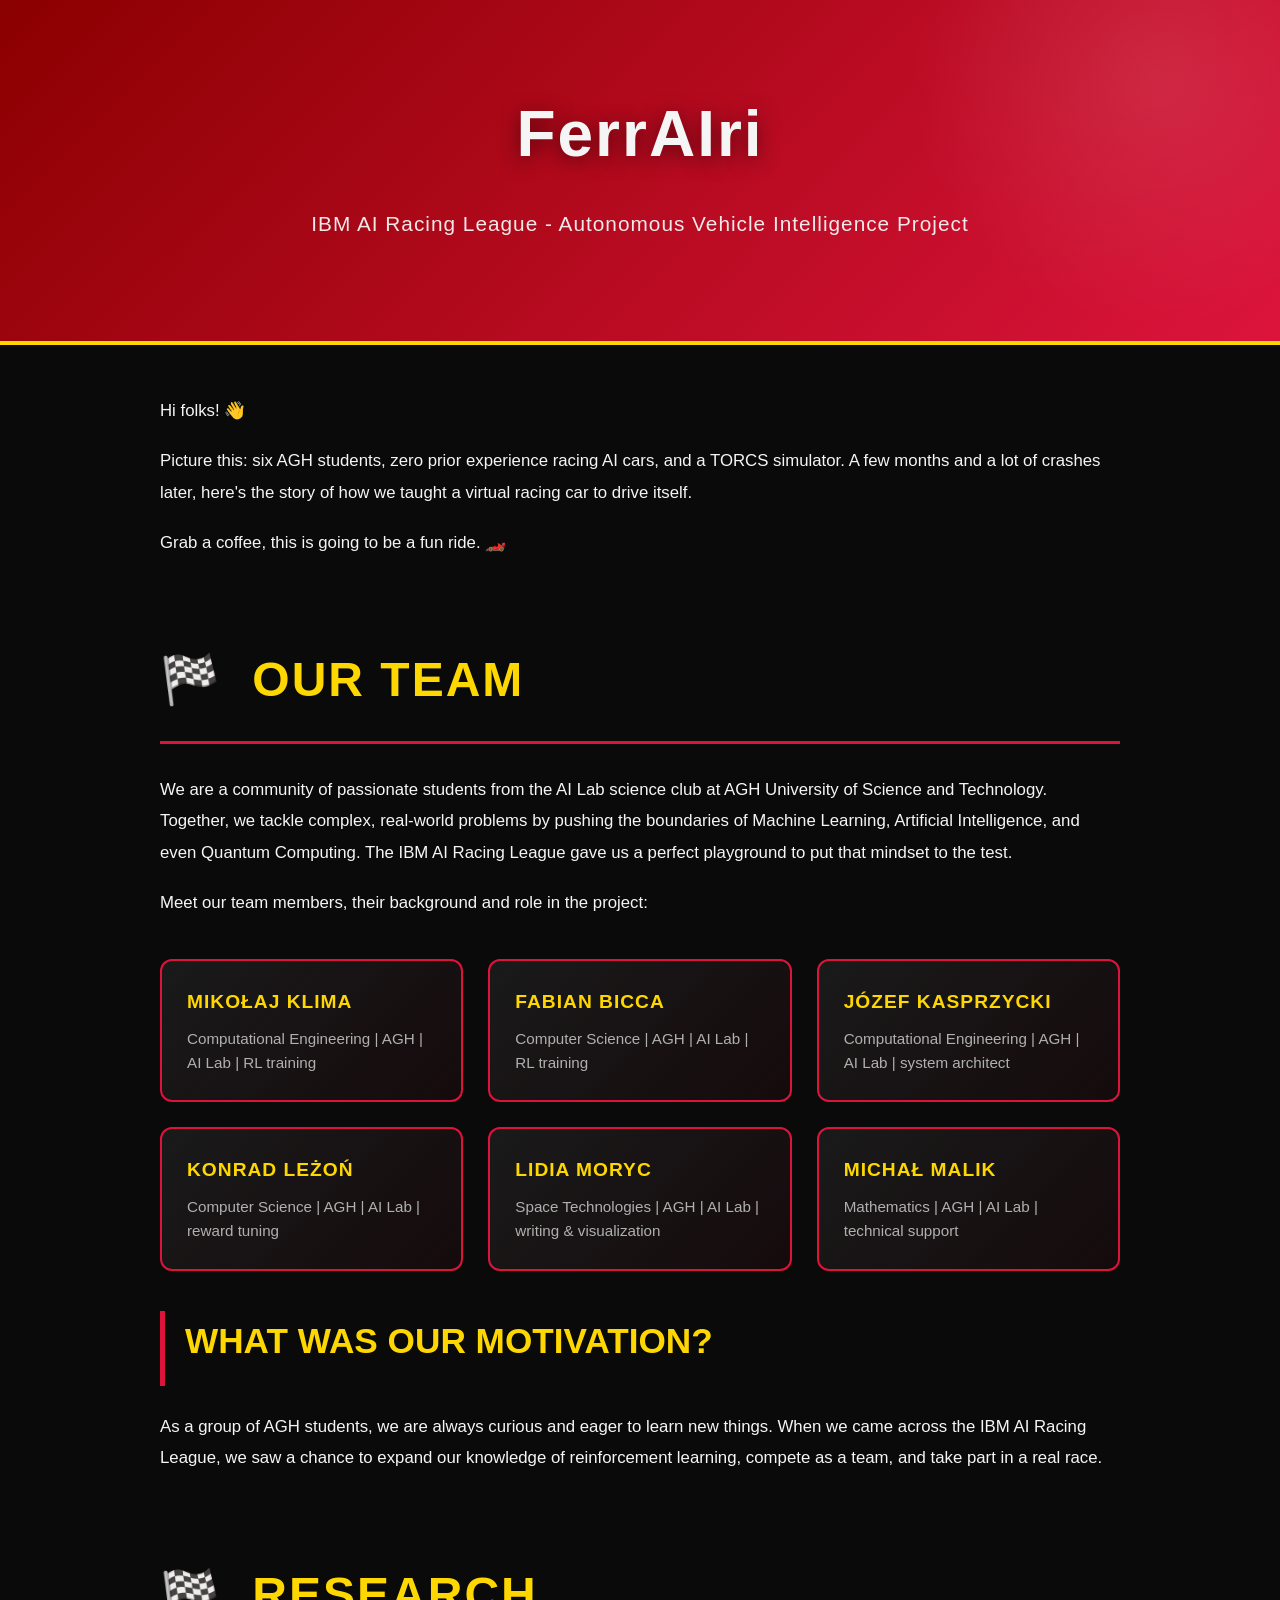
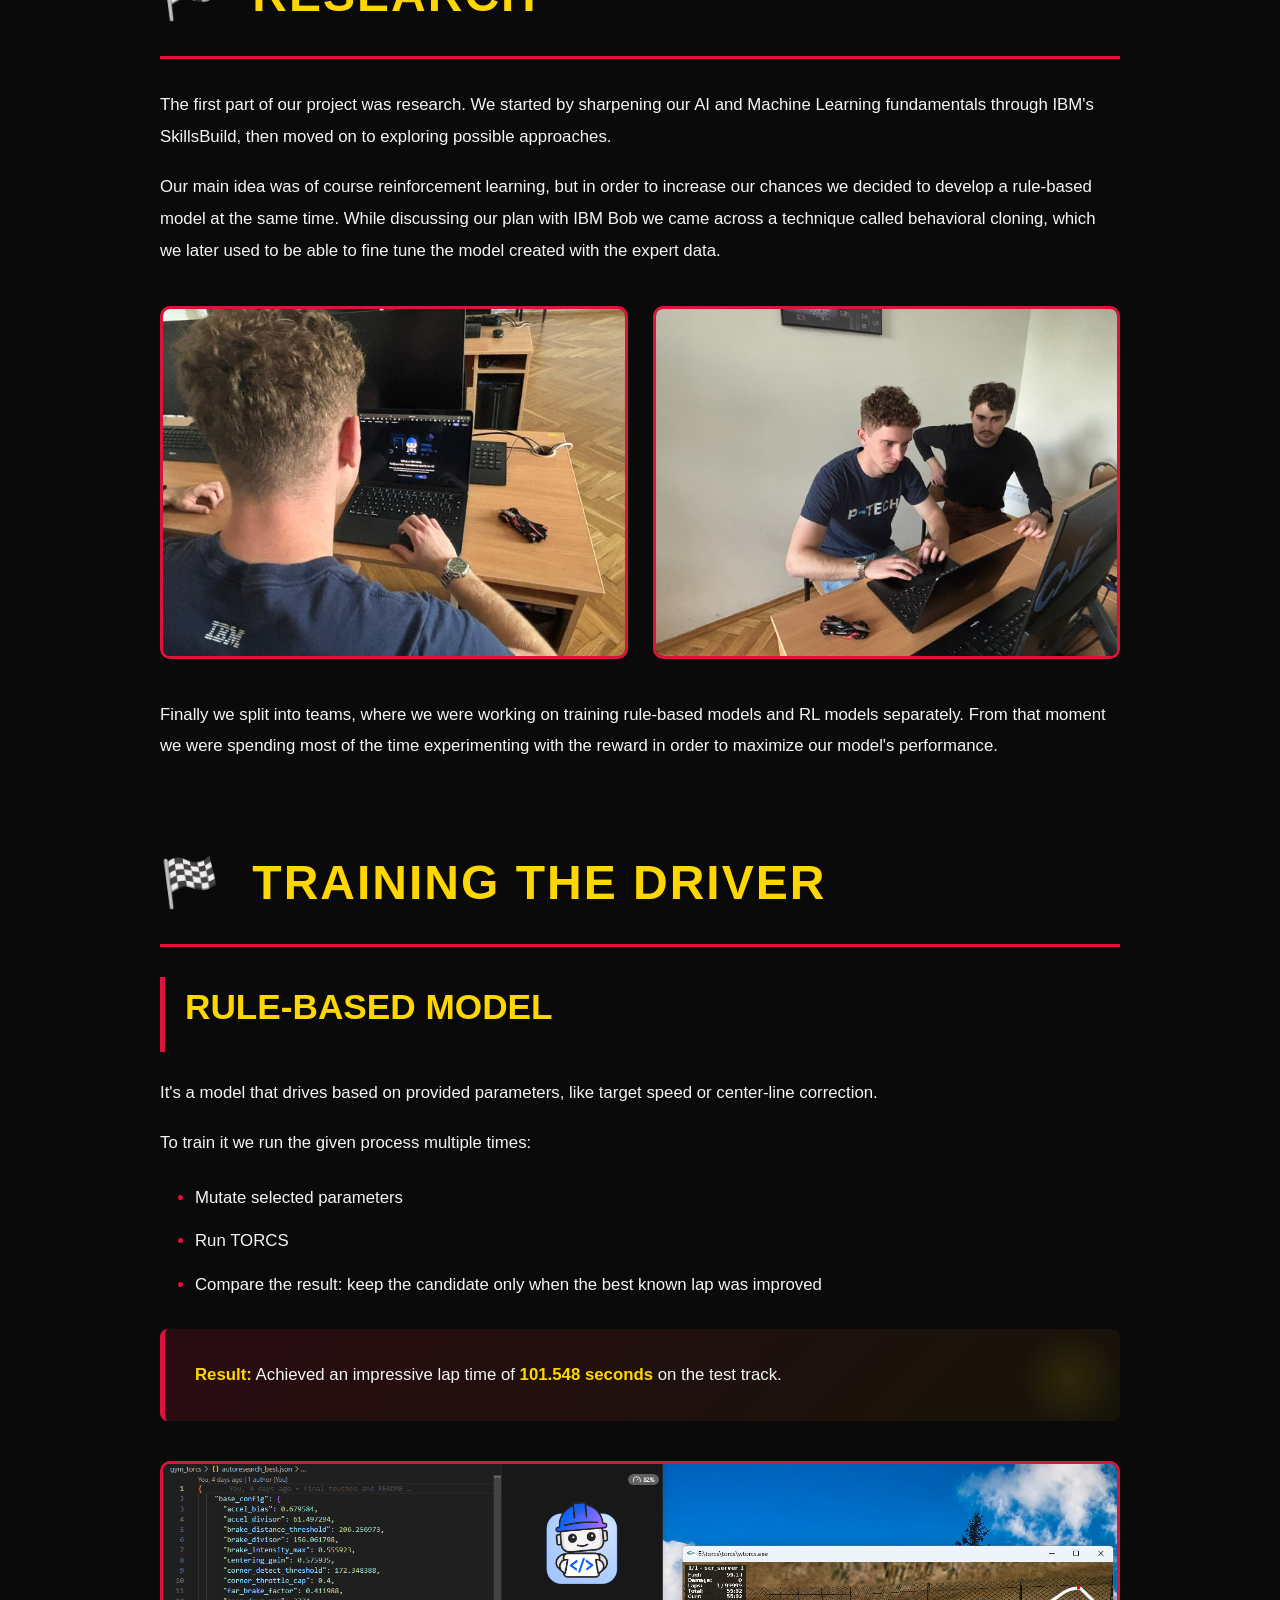
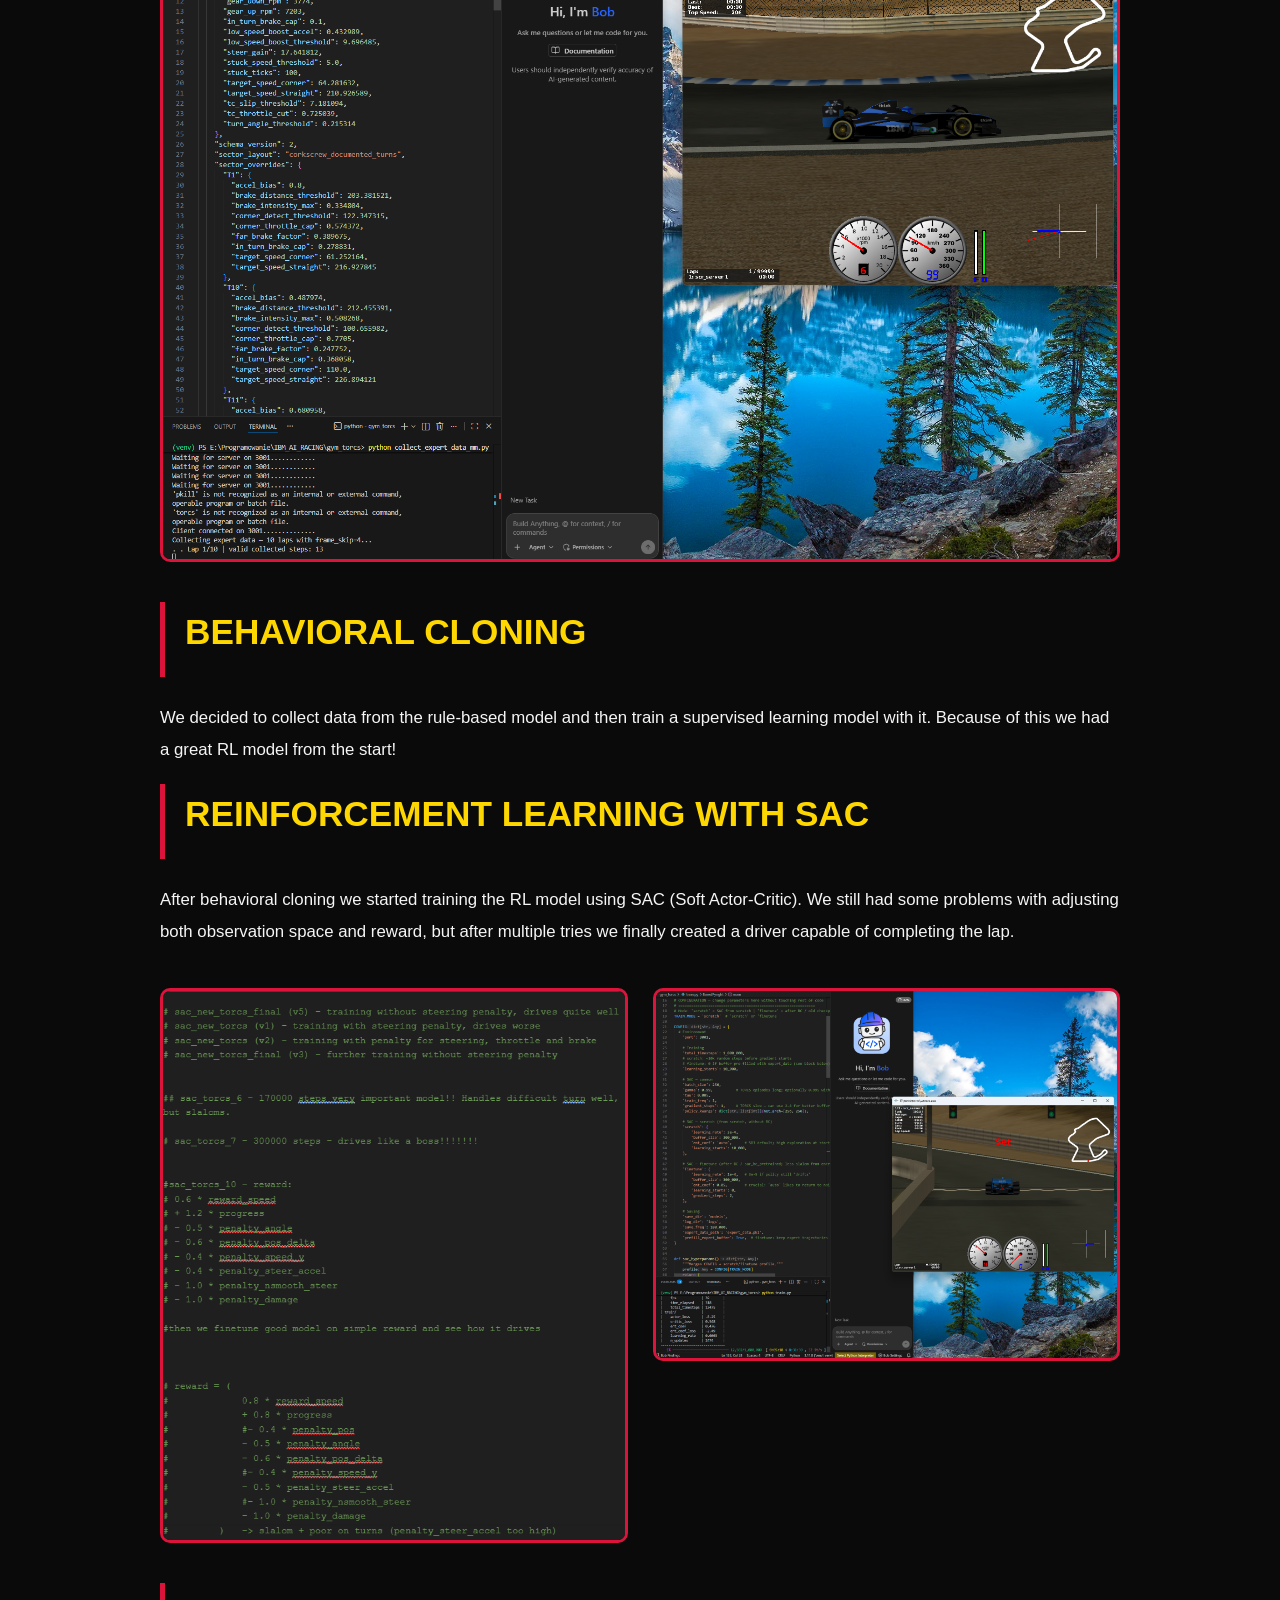
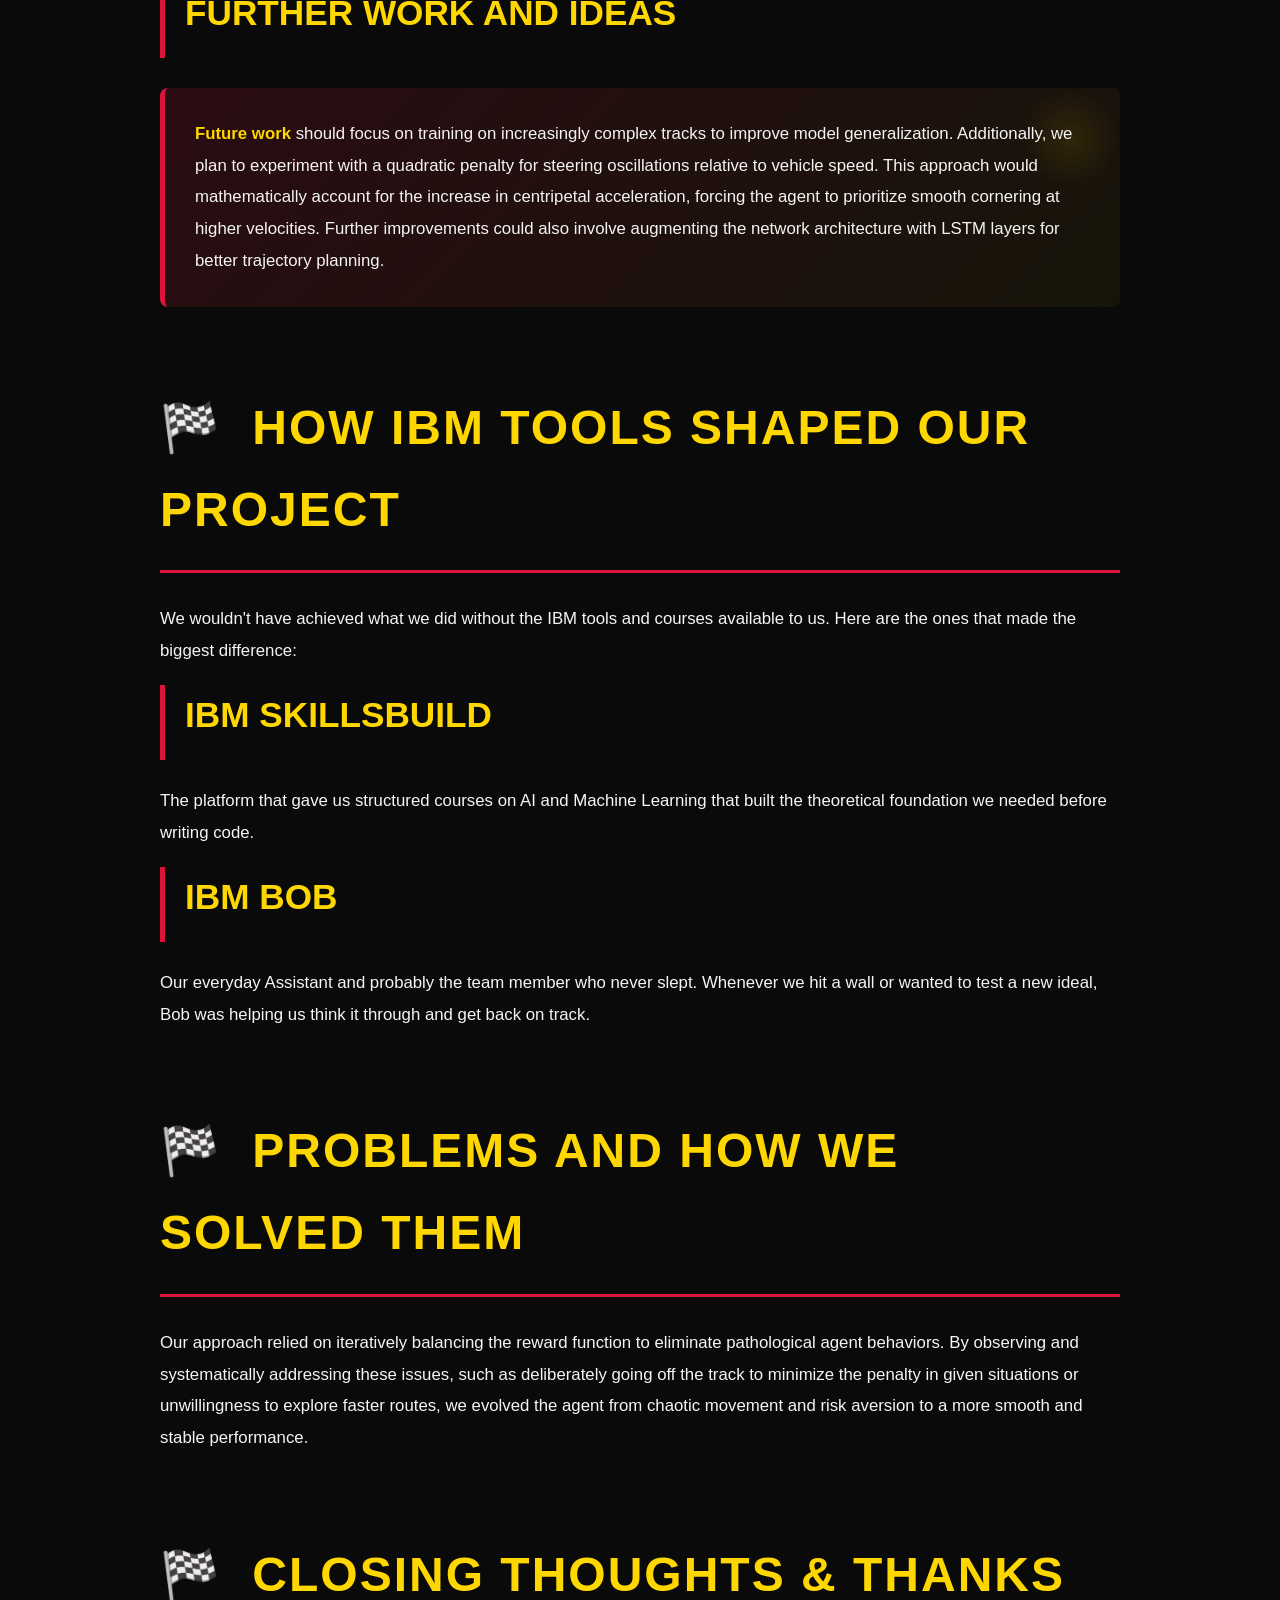
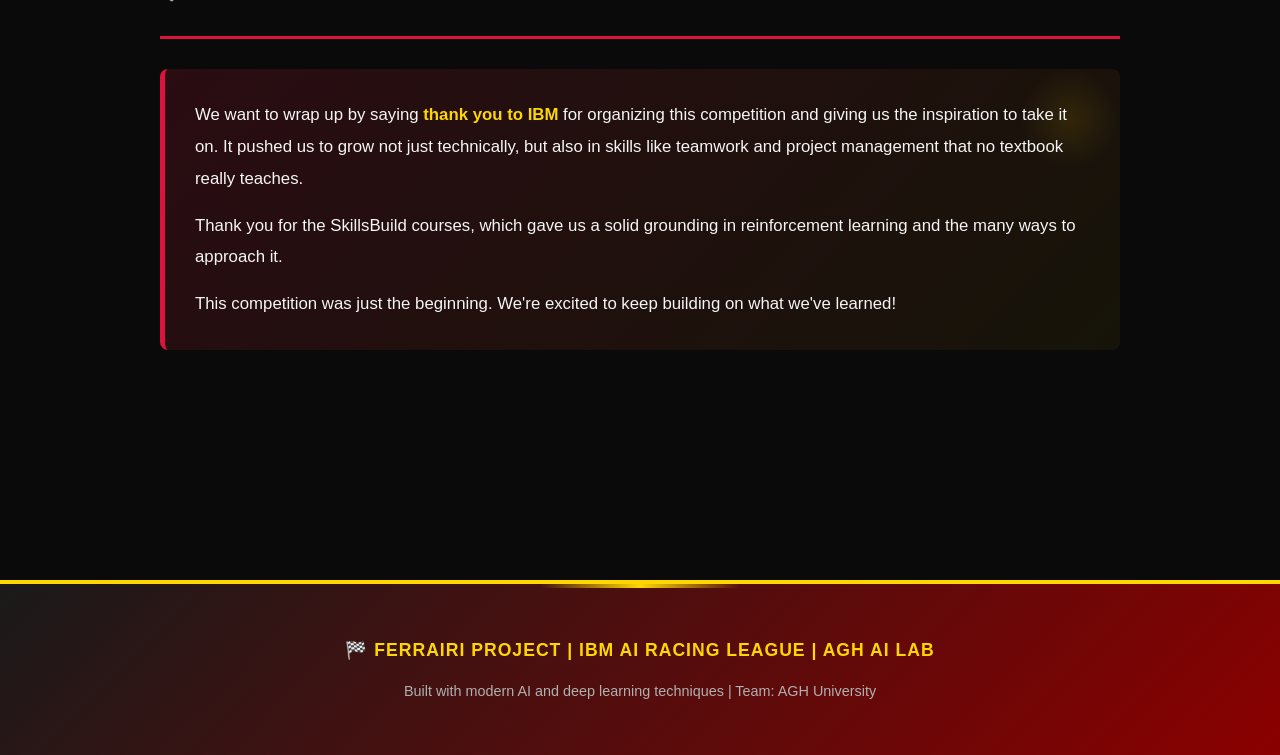
<file: docs/index.html>
<!DOCTYPE html>
<html lang="en">

<head>
    <meta charset="UTF-8">
    <meta name="viewport" content="width=device-width, initial-scale=1.0">
    <title>FerrAIri - IBM AI Racing League Project</title>
    <link rel="stylesheet" href="styles.css">
</head>

<body>
    <header>
        <h1>FerrAIri</h1>
        <p>IBM AI Racing League - Autonomous Vehicle Intelligence Project</p>
    </header>

    <div class="container">
        <!-- Intro Section -->
        <section>
            <p>Hi folks! 👋</p>
            <p>Picture this: six AGH students, zero prior experience racing AI cars, and a TORCS simulator. A few months and a lot of crashes later, here's the story of how we taught a virtual racing car to drive itself.</p>
            <p>Grab a coffee, this is going to be a fun ride. 🏎️</p>
        </section>

        <!-- Team Section -->
        <section>
            <h1>Our Team</h1>
            <p>We are a community of passionate students from the AI Lab science club at AGH University of Science and Technology. Together, we tackle complex, real-world problems by pushing the boundaries of Machine Learning, Artificial Intelligence, and even Quantum Computing. The IBM AI Racing League gave us a perfect playground to put that mindset to the test.</p>
            <p>Meet our team members, their background and role in the project:</p>

            <div class="team-grid">
                <div class="team-member">
                    <strong>Mikołaj Klima</strong>
                    <div class="field">Computational Engineering | AGH | AI Lab | RL training</div>
                </div>
                <div class="team-member">
                    <strong>Fabian Bicca</strong>
                    <div class="field">Computer Science | AGH | AI Lab | RL training</div>
                </div>
                <div class="team-member">
                    <strong>Józef Kasprzycki</strong>
                    <div class="field">Computational Engineering | AGH | AI Lab | system architect</div>
                </div>
                <div class="team-member">
                    <strong>Konrad Leżoń</strong>
                    <div class="field">Computer Science | AGH | AI Lab | reward tuning</div>
                </div>
                <div class="team-member">
                    <strong>Lidia Moryc</strong>
                    <div class="field">Space Technologies | AGH | AI Lab | writing & visualization</div>
                </div>
                <div class="team-member">
                    <strong>Michał Malik</strong>
                    <div class="field">Mathematics | AGH | AI Lab | technical support</div>
                </div>
            </div>

            <h2>What was our motivation?</h2>
            <p>As a group of AGH students, we are always curious and eager to learn new things. When we came across the IBM AI Racing League, we saw a chance to expand our knowledge of reinforcement learning, compete as a team, and take part in a real race.</p>
        </section>

        <!-- Research Section -->
        <section>
            <h1>Research</h1>
            <p>The first part of our project was research. We started by sharpening our AI and Machine Learning fundamentals through IBM's SkillsBuild, then moved on to exploring possible approaches.</p>
            <p>Our main idea was of course reinforcement learning, but in order to increase our chances we decided to develop a rule-based model at the same time. While discussing our plan with IBM Bob we came across a technique called behavioral cloning, which we later used to be able to fine tune the model created with the expert data.</p>

            <div class="image-gallery">
                <img alt="Research visualization 1" src="images/image2.jpg" title="Model architecture">
                <img alt="Research visualization 2" src="images/image1.jpg" title="Training results">
            </div>

            <p>Finally we split into teams, where we were working on training rule-based models and RL models separately. From that moment we were spending most of the time experimenting with the reward in order to maximize our model's performance.</p>
        </section>

        <!-- Training Section -->
        <section>
            <h1>Training the Driver</h1>

            <h2>Rule-Based Model</h2>
            <p>It's a model that drives based on provided parameters, like target speed or center-line correction.</p>
            <p>To train it we run the given process multiple times:</p>
            <ul>
                <li>Mutate selected parameters</li>
                <li>Run TORCS</li>
                <li>Compare the result: keep the candidate only when the best known lap was improved</li>
            </ul>

            <div class="highlight">
                <p><strong>Result:</strong> Achieved an impressive lap time of <strong>101.548 seconds</strong> on the test track.</p>
            </div>

            <div class="image-gallery">
                <img alt="Rule-based model performance" src="images/image4.png" title="Lap time optimization">
            </div>

            <h2>Behavioral Cloning</h2>
            <p>We decided to collect data from the rule-based model and then train a supervised learning model with it. Because of this we had a great RL model from the start!</p>

            <h2>Reinforcement Learning with SAC</h2>
            <p>After behavioral cloning we started training the RL model using SAC (Soft Actor-Critic). We still had some problems with adjusting both observation space and reward, but after multiple tries we finally created a driver capable of completing the lap.</p>

            <div class="image-gallery">
                <img alt="RL training curves" src="images/image5.png" title="Training progress">
                <img alt="Agent performance" src="images/image3.png" title="Autonomous driving results">
            </div>

            <h2>Further Work and Ideas</h2>
            <div class="highlight">
                <p><strong>Future work</strong> should focus on training on increasingly complex tracks to improve model generalization. Additionally, we plan to experiment with a quadratic penalty for steering oscillations relative to vehicle speed. This approach would mathematically account for the increase in centripetal acceleration, forcing the agent to prioritize smooth cornering at higher velocities. Further improvements could also involve augmenting the network architecture with LSTM layers for better trajectory planning.</p>
            </div>
        </section>

        <!-- IBM Tools Section -->
        <section>
            <h1>How IBM Tools Shaped Our Project</h1>
            <p>We wouldn't have achieved what we did without the IBM tools and courses available to us. Here are the ones that made the biggest difference:</p>

            <h2>IBM SkillsBuild</h2>
            <p>The platform that gave us structured courses on AI and Machine Learning that built the theoretical foundation we needed before writing code.</p>

            <h2>IBM Bob</h2>
            <p>Our everyday Assistant and probably the team member who never slept. Whenever we hit a wall or wanted to test a new ideal, Bob was helping us think it through and get back on track.</p>
        </section>

        <!-- Problems Section -->
        <section>
            <h1>Problems and How We Solved Them</h1>
            <p>Our approach relied on iteratively balancing the reward function to eliminate pathological agent behaviors. By observing and systematically addressing these issues, such as deliberately going off the track to minimize the penalty in given situations or unwillingness to explore faster routes, we evolved the agent from chaotic movement and risk aversion to a more smooth and stable performance.</p>
        </section>

        <!-- Closing Section -->
        <section>
            <h1>Closing Thoughts & Thanks</h1>
            <div class="highlight">
                <p>We want to wrap up by saying <strong>thank you to IBM</strong> for organizing this competition and giving us the inspiration to take it on. It pushed us to grow not just technically, but also in skills like teamwork and project management that no textbook really teaches.</p>
                <p>Thank you for the SkillsBuild courses, which gave us a solid grounding in reinforcement learning and the many ways to approach it.</p>
                <p>This competition was just the beginning. We're excited to keep building on what we've learned!</p>
            </div>
        </section>
    </div>

    <footer>
        <p>🏁 FerrAIri Project | IBM AI Racing League | AGH AI Lab</p>
        <p>Built with modern AI and deep learning techniques | Team: AGH University</p>
    </footer>
</body>

</html>
</file>
<file: docs/styles.css>
* {
        margin: 0;
        padding: 0;
        box-sizing: border-box;
}

:root {
        --ferrari-red: #DC143C;
        --ferrari-dark-red: #8B0000;
        --ferrari-gold: #FFD700;
        --bg: #0a0a0a;
        --bg-light: #1a1a1a;
        --text: #f5f5f5;
        --text-dark: #b0b0b0;
        --border: #2a2a2a;
}

body {
        font-family: 'Segoe UI', 'Roboto', -apple-system, sans-serif;
        background: var(--bg);
        color: var(--text);
        line-height: 1.7;
        overflow-x: hidden;
}

/* Header */
header {
        background: linear-gradient(135deg, var(--ferrari-dark-red) 0%, var(--ferrari-red) 100%);
        padding: 80px 20px;
        text-align: center;
        border-bottom: 4px solid var(--ferrari-gold);
        position: relative;
        overflow: hidden;
}

header::before {
        content: '';
        position: absolute;
        top: -50%;
        right: -10%;
        width: 500px;
        height: 500px;
        background: radial-gradient(circle, rgba(255, 255, 255, 0.1) 0%, transparent 70%);
        border-radius: 50%;
}

header h1 {
        font-size: 4rem;
        font-weight: 900;
        margin-bottom: 15px;
        position: relative;
        z-index: 1;
        text-shadow: 0 4px 20px rgba(0, 0, 0, 0.5);
        letter-spacing: 2px;
}

header p {
        font-size: 1.3rem;
        opacity: 0.95;
        position: relative;
        z-index: 1;
        font-weight: 300;
        letter-spacing: 1px;
}

/* Container */
.container {
        max-width: 1000px;
        margin: 0 auto;
        padding: 50px 20px;
}

/* Sections */
section {
        margin-bottom: 80px;
        scroll-margin-top: 100px;
}

section h1 {
        font-size: 3rem;
        color: var(--ferrari-gold);
        margin-bottom: 30px;
        padding-bottom: 20px;
        border-bottom: 3px solid var(--ferrari-red);
        position: relative;
        text-transform: uppercase;
        letter-spacing: 2px;
        font-weight: 900;
}

section h1::before {
        content: '🏁 ';
        margin-right: 15px;
}

section h2 {
        font-size: 2.2rem;
        color: var(--ferrari-gold);
        margin-bottom: 25px;
        padding-bottom: 15px;
        border-left: 5px solid var(--ferrari-red);
        padding-left: 20px;
        font-weight: 800;
        text-transform: uppercase;
}

section h3 {
        font-size: 1.5rem;
        color: var(--ferrari-red);
        margin-top: 30px;
        margin-bottom: 15px;
        font-weight: 700;
        text-transform: uppercase;
        letter-spacing: 1px;
}

/* Team Grid */
.team-grid {
        display: grid;
        grid-template-columns: repeat(auto-fit, minmax(280px, 1fr));
        gap: 25px;
        margin: 40px 0;
}

.team-member {
        background: linear-gradient(135deg, var(--bg-light) 0%, rgba(220, 20, 60, 0.05) 100%);
        border: 2px solid var(--ferrari-red);
        border-radius: 12px;
        padding: 25px;
        transition: all 0.3s ease;
        position: relative;
        overflow: hidden;
}

.team-member::before {
        content: '';
        position: absolute;
        top: 0;
        left: -100%;
        width: 100%;
        height: 4px;
        background: linear-gradient(90deg, transparent, var(--ferrari-gold), transparent);
        transition: left 0.4s ease;
}

.team-member::after {
        content: '';
        position: absolute;
        top: 0;
        left: 0;
        right: 0;
        bottom: 0;
        background: linear-gradient(135deg, rgba(220, 20, 60, 0.1) 0%, transparent 100%);
        opacity: 0;
        transition: opacity 0.3s ease;
}

.team-member:hover {
        border-color: var(--ferrari-gold);
        background: linear-gradient(135deg, var(--bg-light) 0%, rgba(220, 20, 60, 0.15) 100%);
        transform: translateY(-8px);
        box-shadow: 0 10px 30px rgba(220, 20, 60, 0.2);
}

.team-member:hover::before {
        left: 100%;
}

.team-member:hover::after {
        opacity: 1;
}

.team-member strong {
        color: var(--ferrari-gold);
        font-size: 1.2rem;
        display: block;
        margin-bottom: 8px;
        text-transform: uppercase;
        letter-spacing: 1px;
}

.team-member .field {
        color: var(--text-dark);
        font-size: 0.95rem;
        line-height: 1.6;
}

/* Lists */
ul,
ol {
        margin: 25px 0 25px 35px;
}

li {
        margin-bottom: 15px;
        color: var(--text);
        font-size: 1.05rem;
}

ul li::marker {
        color: var(--ferrari-red);
        font-weight: bold;
}

/* Paragraphs */
p {
        margin-bottom: 18px;
        color: var(--text);
        font-size: 1.05rem;
        line-height: 1.9;
}

/* Image Gallery */
.image-gallery {
        display: grid;
        grid-template-columns: repeat(auto-fit, minmax(280px, 1fr));
        gap: 25px;
        margin: 40px 0;
}

img {
        max-width: 100%;
        height: auto;
        border-radius: 10px;
        border: 3px solid var(--ferrari-red);
        transition: all 0.4s ease;
        display: block;
}

img:hover {
        border-color: var(--ferrari-gold);
        transform: scale(1.03);
        box-shadow: 0 0 30px rgba(220, 20, 60, 0.4);
}

/* Highlight boxes */
.highlight {
        background: linear-gradient(135deg, rgba(220, 20, 60, 0.15) 0%, rgba(255, 215, 0, 0.05) 100%);
        border-left: 5px solid var(--ferrari-red);
        border-radius: 8px;
        padding: 30px;
        margin: 30px 0;
        position: relative;
        overflow: hidden;
}

.highlight::before {
        content: '';
        position: absolute;
        top: 0;
        right: 0;
        width: 100px;
        height: 100px;
        background: radial-gradient(circle, rgba(255, 215, 0, 0.1) 0%, transparent 70%);
        border-radius: 50%;
}

.highlight p {
        margin-bottom: 15px;
        position: relative;
        z-index: 1;
}

.highlight p:last-child {
        margin-bottom: 0;
}

.highlight strong {
        color: var(--ferrari-gold);
}

/* Links */
a {
        color: var(--ferrari-gold);
        text-decoration: none;
        border-bottom: 2px solid var(--ferrari-red);
        transition: all 0.3s ease;
}

a:hover {
        color: var(--ferrari-red);
        border-bottom-color: var(--ferrari-gold);
}

/* Footer */
footer {
        background: linear-gradient(135deg, var(--bg-light) 0%, var(--ferrari-dark-red) 100%);
        border-top: 4px solid var(--ferrari-gold);
        padding: 50px 20px;
        text-align: center;
        margin-top: 100px;
        position: relative;
}

footer::before {
        content: '';
        position: absolute;
        top: 0;
        left: 50%;
        transform: translateX(-50%);
        width: 200px;
        height: 4px;
        background: linear-gradient(90deg, transparent, var(--ferrari-gold), transparent);
}

footer p {
        color: var(--text);
        font-size: 1rem;
        margin-bottom: 10px;
}

footer p:first-child {
        font-size: 1.1rem;
        font-weight: 700;
        color: var(--ferrari-gold);
        letter-spacing: 1px;
        text-transform: uppercase;
}

footer p:last-child {
        font-size: 0.9rem;
        color: var(--text-dark);
        margin-bottom: 0;
}

/* Responsive */
@media (max-width: 768px) {
        header h1 {
                font-size: 2.5rem;
        }

        section h1 {
                font-size: 2rem;
        }

        section h2 {
                font-size: 1.6rem;
        }

        .team-grid {
                grid-template-columns: 1fr;
        }

        .image-gallery {
                grid-template-columns: 1fr;
        }
}

/* Animations */
@keyframes fadeInUp {
        from {
                opacity: 0;
                transform: translateY(30px);
        }

        to {
                opacity: 1;
                transform: translateY(0);
        }
}

section {
        animation: fadeInUp 0.7s ease-out;
}

@keyframes slideIn {
        from {
                opacity: 0;
                transform: translateX(-20px);
        }

        to {
                opacity: 1;
                transform: translateX(0);
        }
}

header {
        animation: slideIn 0.6s ease-out;
}
</file>
